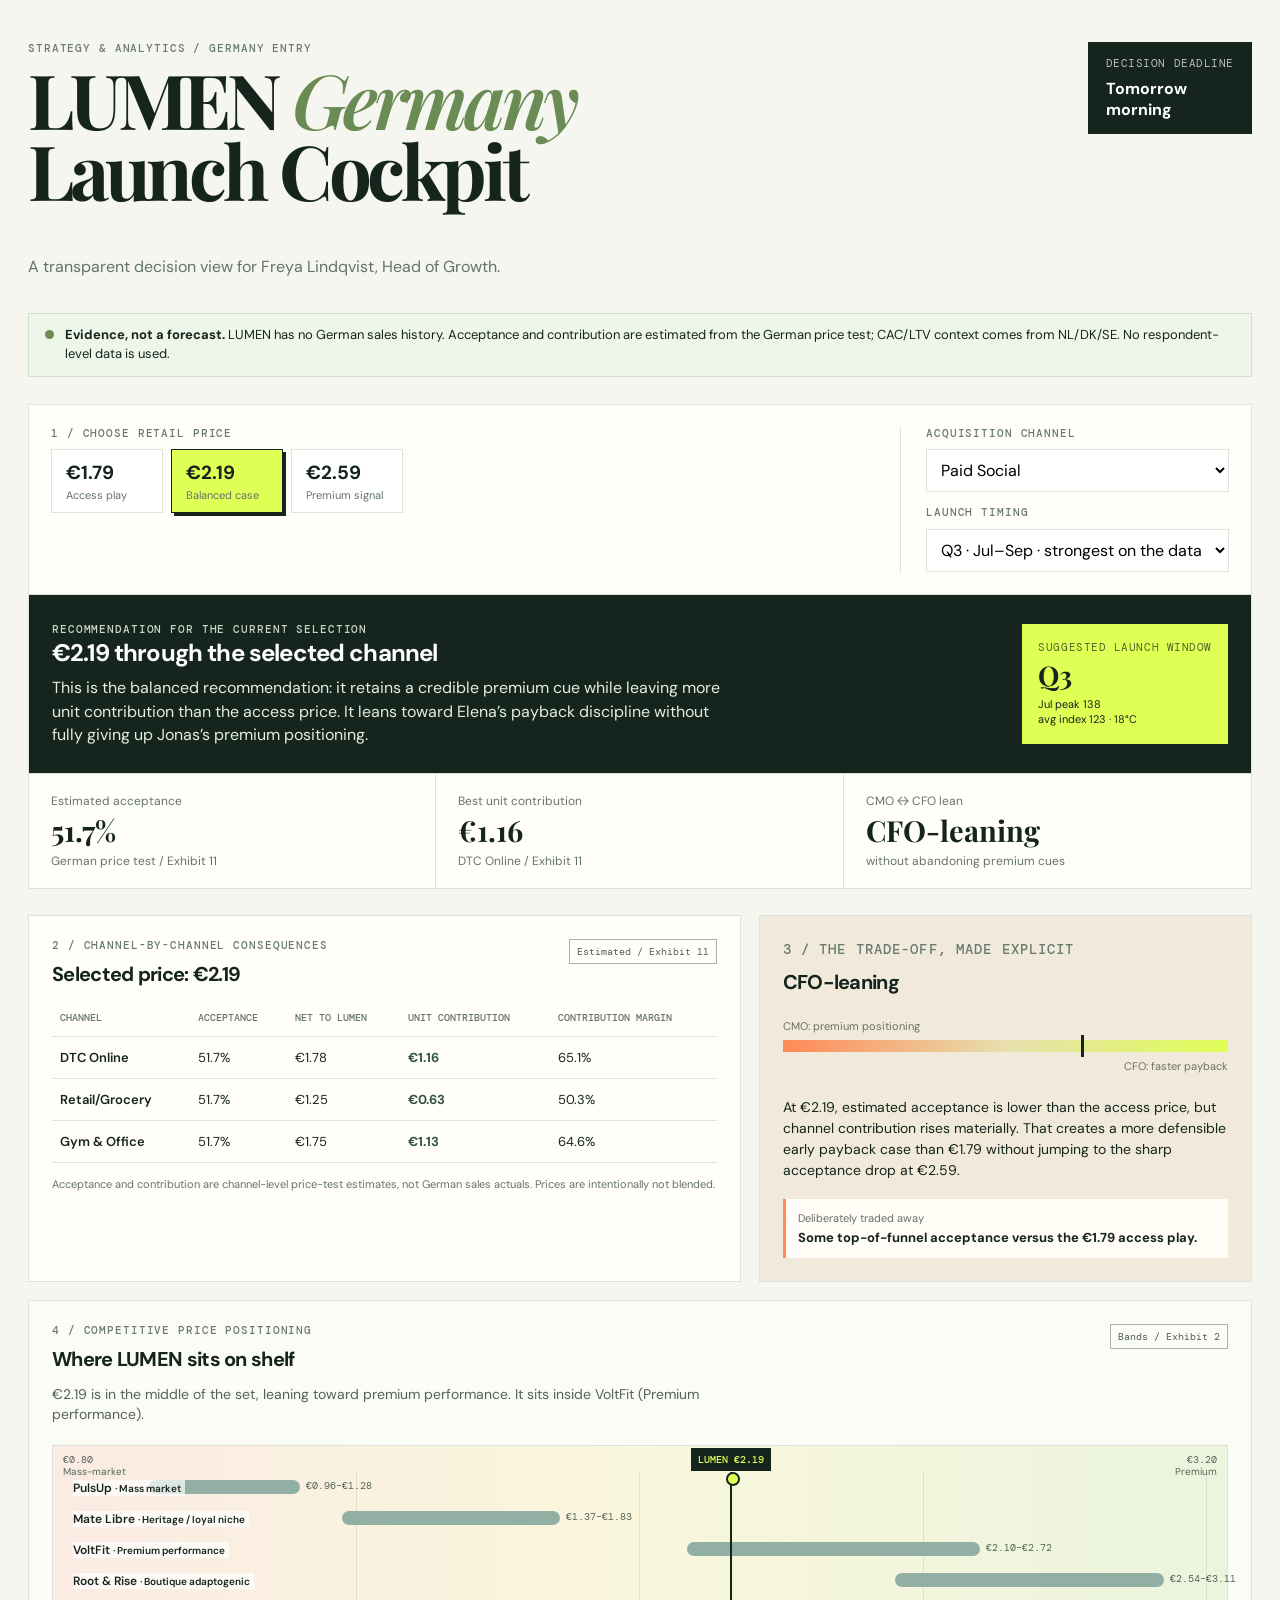
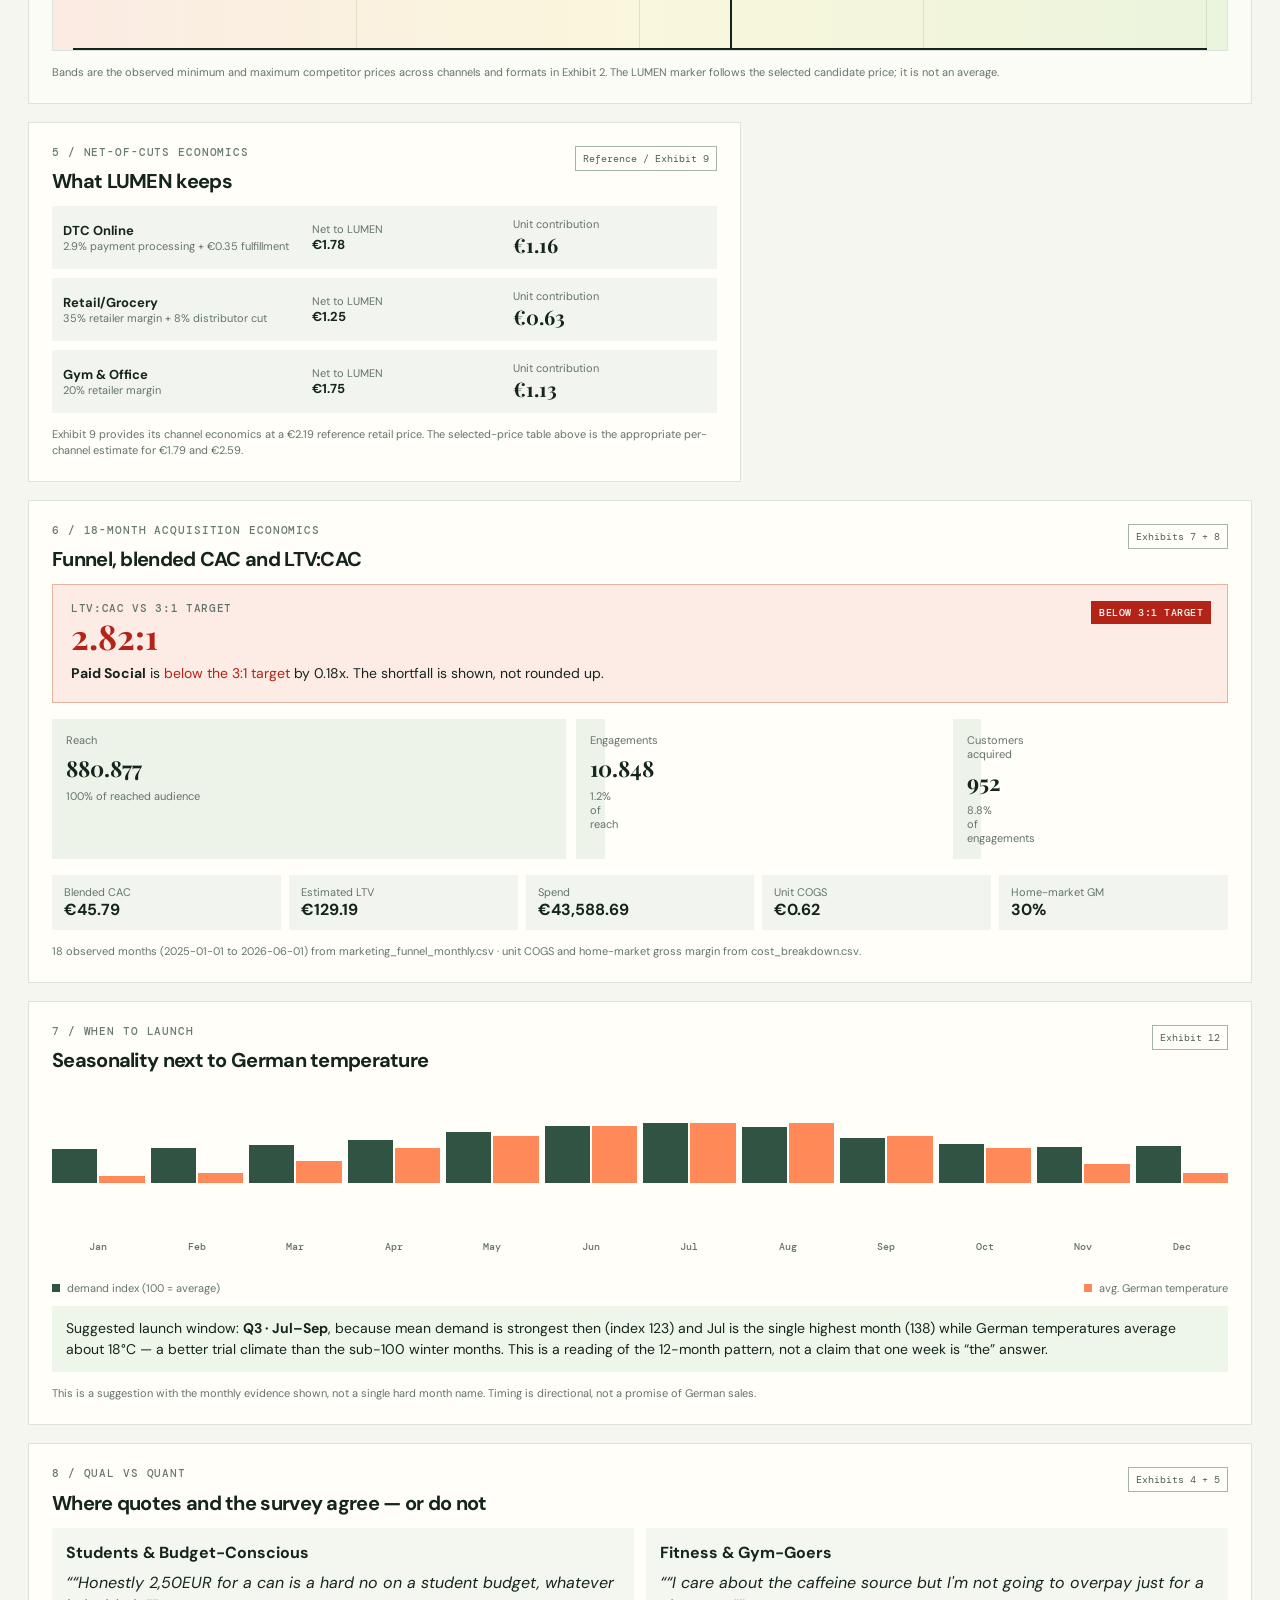
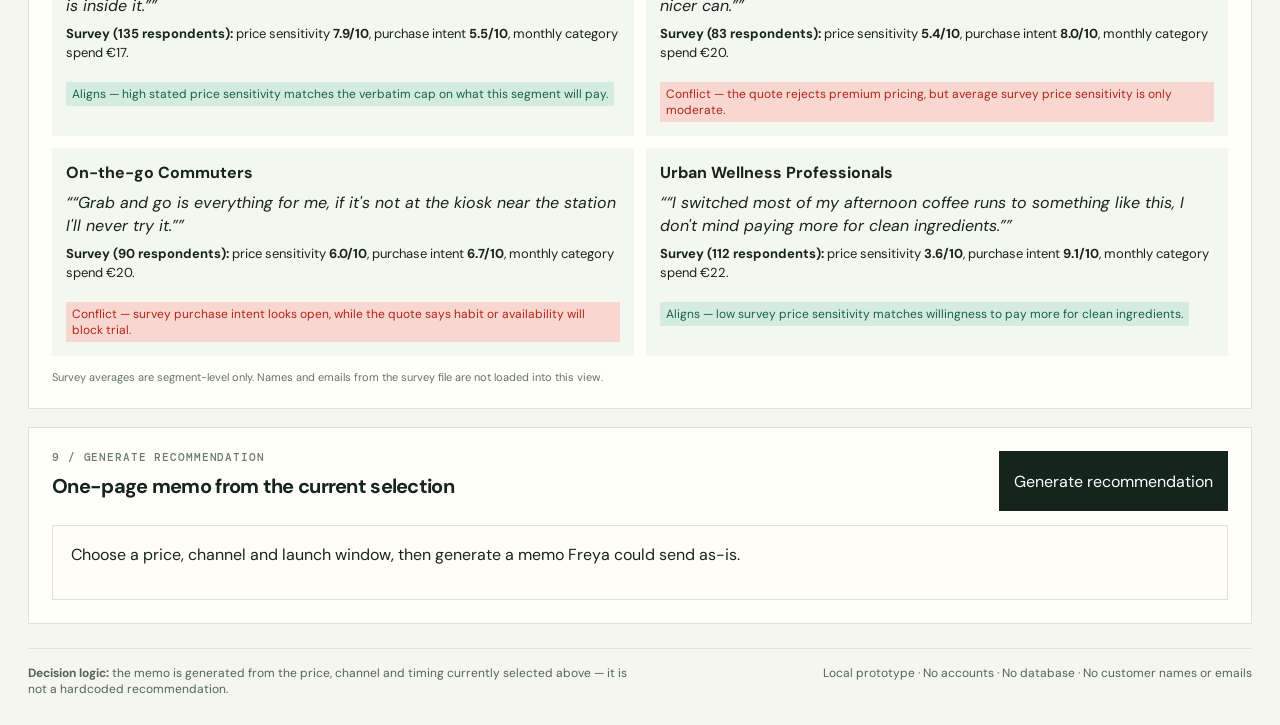
<file: index.html>
<!doctype html>
<html lang="en">
  <head>
    <meta charset="UTF-8" />
    <meta name="viewport" content="width=device-width, initial-scale=1.0" />
    <title>LUMEN Germany Launch Cockpit</title>
    <link rel="preconnect" href="https://fonts.googleapis.com" />
    <link rel="preconnect" href="https://fonts.gstatic.com" crossorigin />
    <link href="https://fonts.googleapis.com/css2?family=DM+Mono:wght@400;500&family=DM+Sans:opsz,wght@9..40,400;9..40,500;9..40,600;9..40,700&family=Playfair+Display:ital,wght@0,600;0,700;1,600&display=swap" rel="stylesheet" />
    <link rel="stylesheet" href="styles.css" />
  </head>
  <body>
    <main>
      <header class="hero">
        <div>
          <p class="eyebrow">Strategy &amp; Analytics / Germany entry</p>
          <h1>LUMEN <em>Germany</em><br />Launch Cockpit</h1>
          <p class="subtitle">A transparent decision view for Freya Lindqvist, Head of Growth.</p>
        </div>
        <div class="decision-badge"><span>Decision deadline</span><strong>Tomorrow<br />morning</strong></div>
      </header>

      <section class="notice" aria-label="Evidence caveat">
        <span class="notice-dot"></span>
        <p><strong>Evidence, not a forecast.</strong> LUMEN has no German sales history. Acceptance and contribution are estimated from the German price test; CAC/LTV context comes from NL/DK/SE. No respondent-level data is used.</p>
      </section>

      <section class="controls" aria-label="Decision controls">
        <div>
          <p class="section-label">1 / Choose retail price</p>
          <div class="price-picker" role="radiogroup" aria-label="Candidate launch price">
            <button class="price-option" data-price="1.79" role="radio" aria-checked="false"><strong>€1.79</strong><span>Access play</span></button>
            <button class="price-option active" data-price="2.19" role="radio" aria-checked="true"><strong>€2.19</strong><span>Balanced case</span></button>
            <button class="price-option" data-price="2.59" role="radio" aria-checked="false"><strong>€2.59</strong><span>Premium signal</span></button>
          </div>
        </div>
        <div class="control-summary decision-picks">
          <label for="channel-select">
            <p class="section-label">Acquisition channel</p>
            <select id="channel-select" disabled><option>Loading channel data…</option></select>
          </label>
          <label for="timing-select">
            <p class="section-label">Launch timing</p>
            <select id="timing-select" disabled><option>Loading seasonality…</option></select>
          </label>
        </div>
      </section>

      <section class="recommendation" aria-live="polite">
        <div>
          <p class="section-label">Recommendation for the current selection</p>
          <h2 id="recommendation-title">€2.19 through DTC Online + Gym &amp; Office</h2>
          <p id="recommendation-copy"></p>
        </div>
        <div class="launch-window">
          <span>Suggested launch window</span>
          <strong id="suggested-window">—</strong>
          <small id="suggested-window-detail">From Exhibit 12 monthly pattern</small>
        </div>
      </section>

      <section class="metrics" aria-label="Selected price headline metrics">
        <article><span>Estimated acceptance</span><strong id="acceptance">51.7%</strong><small>German price test / Exhibit 11</small></article>
        <article><span>Best unit contribution</span><strong id="best-contribution">€1.16</strong><small id="best-channel">DTC Online / Exhibit 11</small></article>
        <article><span>CMO ↔ CFO lean</span><strong id="stakeholder">CFO-leaning</strong><small id="stakeholder-note">without abandoning premium cues</small></article>
      </section>

      <section class="grid">
        <article class="panel channel-panel">
          <div class="panel-heading">
            <div><p class="section-label">2 / Channel-by-channel consequences</p><h2>Selected price: <span id="selected-price">€2.19</span></h2></div>
            <span class="source-tag">Estimated / Exhibit 11</span>
          </div>
          <div class="table-wrap">
            <table>
              <thead><tr><th>Channel</th><th>Acceptance</th><th>Net to LUMEN</th><th>Unit contribution</th><th>Contribution margin</th></tr></thead>
              <tbody id="price-test-rows"></tbody>
            </table>
          </div>
          <p class="footnote">Acceptance and contribution are channel-level price-test estimates, not German sales actuals. Prices are intentionally not blended.</p>
        </article>

        <article class="panel tradeoff-panel">
          <p class="section-label">3 / The trade-off, made explicit</p>
          <h2 id="tradeoff-heading">A margin-first, still-accessible launch</h2>
          <div class="balance" aria-label="CMO to CFO trade-off scale"><span>CMO: premium positioning</span><div class="track"><i id="balance-marker"></i></div><span>CFO: faster payback</span></div>
          <p id="tradeoff-copy"></p>
          <div class="give-up"><span>Deliberately traded away</span><strong id="give-up-copy"></strong></div>
        </article>

        <article class="panel positioning-panel">
          <div class="panel-heading">
            <div><p class="section-label">4 / Competitive price positioning</p><h2>Where LUMEN sits on shelf</h2></div>
            <span class="source-tag">Bands / Exhibit 2</span>
          </div>
          <p class="positioning-intro" id="positioning-intro"></p>
          <div class="positioning-scale" aria-label="Competitor price positioning chart">
            <div class="scale-label scale-left">€0.80<br /><span>Mass-market</span></div>
            <div class="scale-label scale-right">€3.20<br /><span>Premium</span></div>
            <div class="price-grid" id="positioning-chart"></div>
          </div>
          <p class="footnote">Bands are the observed minimum and maximum competitor prices across channels and formats in Exhibit 2. The LUMEN marker follows the selected candidate price; it is not an average.</p>
        </article>

        <article class="panel economics-panel">
          <div class="panel-heading">
            <div><p class="section-label">5 / Net-of-cuts economics</p><h2>What LUMEN keeps</h2></div>
            <span class="source-tag">Reference / Exhibit 9</span>
          </div>
          <div id="economics-cards" class="economics-cards"></div>
          <p class="footnote">Exhibit 9 provides its channel economics at a €2.19 reference retail price. The selected-price table above is the appropriate per-channel estimate for €1.79 and €2.59.</p>
        </article>

        <article class="panel funnel-panel">
          <div class="panel-heading">
            <div>
              <p class="section-label">6 / 18-month acquisition economics</p>
              <h2>Funnel, blended CAC and LTV:CAC</h2>
            </div>
            <span class="source-tag">Exhibits 7 + 8</span>
          </div>
          <div class="status-card" id="status-card">
            <p class="metric-label">LTV:CAC vs 3:1 target</p>
            <strong id="ratio">—</strong>
            <p id="ratio-detail" class="ratio-detail">Loading the 18-month channel history…</p>
            <span id="status-pill" class="status-pill">—</span>
          </div>
          <div class="funnel" aria-label="Reach, engagements, and conversions">
            <article class="funnel-step reach"><span>Reach</span><strong id="reach">—</strong><small>100% of reached audience</small></article>
            <article class="funnel-step engagement"><span>Engagements</span><strong id="engagements">—</strong><small id="engagement-rate">— of reach</small></article>
            <article class="funnel-step conversion"><span>Customers acquired</span><strong id="conversions">—</strong><small id="conversion-step-rate">— of engagements</small></article>
          </div>
          <div class="kpi-grid funnel-kpis">
            <article><span>Blended CAC</span><b id="cac">—</b></article>
            <article><span>Estimated LTV</span><b id="ltv">—</b></article>
            <article><span>Spend</span><b id="spend">—</b></article>
            <article><span>Unit COGS</span><b id="cogs">—</b></article>
            <article><span>Home-market GM</span><b id="gross-margin">—</b></article>
          </div>
          <p class="footnote" id="funnel-period">Source: marketing_funnel_monthly.csv (all observed months) and cost_breakdown.csv. Home-market history, not German sales.</p>
        </article>

        <article class="panel evidence-panel">
          <div class="panel-heading">
            <div>
              <p class="section-label">7 / When to launch</p>
              <h2>Seasonality next to German temperature</h2>
            </div>
            <span class="source-tag">Exhibit 12</span>
          </div>
          <div class="season-bars" id="seasonality-bars" aria-label="Monthly demand seasonality and average German temperature"></div>
          <p class="legend"><span><i class="demand"></i> demand index (100 = average)</span><span><i class="temp"></i> avg. German temperature</span></p>
          <p class="insight" id="seasonality-note">Loading monthly pattern…</p>
          <p class="footnote">This is a suggestion with the monthly evidence shown, not a single hard month name. Timing is directional, not a promise of German sales.</p>
        </article>

        <article class="panel tension-panel">
          <div class="panel-heading">
            <div>
              <p class="section-label">8 / Qual vs quant</p>
              <h2>Where quotes and the survey agree — or do not</h2>
            </div>
            <span class="source-tag">Exhibits 4 + 5</span>
          </div>
          <div class="tension-grid" id="tension-grid"></div>
          <p class="footnote">Survey averages are segment-level only. Names and emails from the survey file are not loaded into this view.</p>
        </article>
      </section>

      <section class="panel memo-panel">
        <div class="panel-heading">
          <div>
            <p class="section-label">9 / Generate recommendation</p>
            <h2>One-page memo from the current selection</h2>
          </div>
          <button id="memo-button" type="button">Generate recommendation</button>
        </div>
        <div id="memo-output" class="memo-output" aria-live="polite">
          <p>Choose a price, channel and launch window, then generate a memo Freya could send as-is.</p>
        </div>
      </section>

      <footer>
        <p id="footer-logic"><strong>Decision logic:</strong> the memo is generated from the price, channel and timing currently selected above — it is not a hardcoded recommendation.</p>
        <p>Local prototype · No accounts · No database · No customer names or emails</p>
      </footer>
    </main>
    <script src="app.js"></script>
  </body>
</html>
</file>
<file: styles.css>
:root { --ink:#15251d; --muted:#63736b; --line:#dbe3db; --paper:#f5f6ef; --panel:#fffef9; --lime:#dfff55; --orange:#ff8958; --blue:#b8e4da; }
* { box-sizing:border-box; }
body { margin:0; background:var(--paper); color:var(--ink); font-family:"DM Sans", sans-serif; }
main { max-width:1280px; margin:auto; padding:42px 28px 28px; }
.hero { display:flex; justify-content:space-between; align-items:flex-start; padding:0 0 36px; }
.eyebrow,.section-label { margin:0 0 9px; color:#697b71; font:500 11px/1.2 "DM Mono",monospace; letter-spacing:.08em; text-transform:uppercase; }
h1,h2,p { margin-top:0; } h1 { font:700 clamp(42px,6vw,76px)/.93 "Playfair Display",serif; letter-spacing:-.055em; } h1 em { color:#6b8b55; font-weight:600; } h2 { font-size:20px; letter-spacing:-.035em; margin-bottom:12px; } .subtitle { color:var(--muted); margin:0; }
.decision-badge { background:var(--ink); color:#fff; padding:14px 18px; min-width:145px; } .decision-badge span,.launch-window span { display:block; font:11px "DM Mono",monospace; text-transform:uppercase; letter-spacing:.05em; opacity:.7; margin-bottom:8px; } .decision-badge strong { font-size:16px; line-height:1.1; }
.notice { display:flex; gap:11px; align-items:flex-start; border:1px solid #cfe1c9; background:#edf6e9; padding:12px 16px; margin-bottom:27px; } .notice p { margin:0; font-size:13px; line-height:1.45; } .notice-dot { flex:none; margin-top:4px; width:9px; height:9px; border-radius:50%; background:#6b8b55; }
.controls,.recommendation { display:flex; justify-content:space-between; gap:25px; background:var(--panel); border:1px solid var(--line); padding:22px; } .controls { border-bottom:0; } .control-summary { padding-left:25px; border-left:1px solid var(--line); min-width:280px; } .control-summary strong,.control-summary span { display:block; } .control-summary strong { font-size:15px; } .control-summary span { font-size:13px; color:var(--muted); margin-top:5px; }
.price-picker { display:flex; gap:8px; } .price-option { cursor:pointer; border:1px solid var(--line); background:#fff; color:var(--ink); min-width:112px; padding:10px 14px; text-align:left; font-family:inherit; } .price-option strong,.price-option span { display:block; } .price-option strong { font-size:19px; } .price-option span { font-size:11px; color:var(--muted); margin-top:3px; } .price-option.active { border-color:var(--ink); background:var(--lime); box-shadow:3px 3px 0 var(--ink); }
.recommendation { background:var(--ink); color:white; align-items:center; padding:27px 23px; } .recommendation .section-label { color:#c9d5ca; } .recommendation h2 { font-size:24px; margin-bottom:8px; } .recommendation p { max-width:690px; margin:0; color:#e4ece2; line-height:1.45; } .launch-window { background:var(--lime); color:var(--ink); padding:16px; min-width:185px; } .launch-window strong,.launch-window small { display:block; } .launch-window strong { font:700 27px/1 "Playfair Display",serif; margin-bottom:8px; } .launch-window small { font-size:11px; line-height:1.4; }
.metrics { display:grid; grid-template-columns:repeat(3,1fr); border:1px solid var(--line); border-top:0; background:var(--panel); margin-bottom:26px; } .metrics article { padding:19px 22px; border-right:1px solid var(--line); } .metrics article:last-child { border:0; } .metrics span,.metrics small { display:block; color:var(--muted); font-size:12px; } .metrics strong { display:block; font:700 29px/1.1 "Playfair Display",serif; margin:6px 0; }
.grid { display:grid; grid-template-columns:1.3fr .9fr; gap:18px; } .panel { background:var(--panel); border:1px solid var(--line); padding:23px; } .panel-heading { display:flex; justify-content:space-between; gap:12px; } .source-tag { align-self:start; border:1px solid #a6b5a9; color:#516056; padding:5px 7px; font:10px "DM Mono",monospace; white-space:nowrap; }
table { width:100%; border-collapse:collapse; text-align:left; } th { color:var(--muted); font:500 10px "DM Mono",monospace; text-transform:uppercase; } th,td { padding:12px 8px; border-bottom:1px solid var(--line); } td { font-size:13px; } td:first-child { font-weight:600; } td strong { color:#315343; } .footnote { margin:14px 0 0; color:var(--muted); font-size:11px; line-height:1.4; }
.tradeoff-panel { background:#f1eadb; } .balance { margin:24px 0; display:grid; grid-template-columns:1fr; gap:7px; font-size:11px; color:#687069; } .balance span:last-child { text-align:right; } .track { height:12px; background:linear-gradient(90deg,var(--orange),#e7dfae,var(--lime)); position:relative; } .track i { position:absolute; top:-5px; width:3px; height:22px; background:var(--ink); left:var(--marker,64%); } .tradeoff-panel p { line-height:1.5; font-size:14px; } .give-up { background:#fffdf5; border-left:3px solid var(--orange); padding:12px; margin-top:18px; } .give-up span,.give-up strong { display:block; } .give-up span { color:var(--muted); font-size:11px; margin-bottom:4px; } .give-up strong { font-size:13px; }
.positioning-panel { grid-column:1 / -1; background:#fbfcf6; } .positioning-intro { max-width:690px; color:#536359; font-size:14px; line-height:1.45; margin-bottom:20px; } .positioning-scale { position:relative; padding:26px 20px 0; border:1px solid var(--line); background:linear-gradient(90deg,#fbebe3 0%,#f9f7dc 50%,#ebf4dd 100%); } .scale-label { position:absolute; top:8px; color:#57665c; font:10px/1.25 "DM Mono",monospace; } .scale-label span { font-family:"DM Sans",sans-serif; } .scale-left { left:10px; text-align:left; } .scale-right { right:10px; text-align:right; } .price-grid { position:relative; min-height:178px; border-bottom:2px solid var(--ink); background:repeating-linear-gradient(90deg,transparent 0,transparent calc(25% - 1px),rgba(21,37,29,.1) calc(25% - 1px),rgba(21,37,29,.1) 25%); } .competitor-row { height:31px; position:relative; } .competitor-name { position:absolute; left:0; top:8px; font-size:12px; font-weight:600; z-index:2; background:rgba(255,255,255,.7); padding-right:4px; } .price-band { position:absolute; top:8px; height:14px; min-width:15px; border-radius:100px; background:#91afa3; } .price-band::after { content:attr(data-range); position:absolute; left:calc(100% + 6px); top:-1px; white-space:nowrap; color:#536359; font:10px "DM Mono",monospace; } .lumen-marker { position:absolute; top:0; bottom:0; width:2px; background:var(--ink); z-index:3; transition:left .25s ease; } .lumen-marker::before { content:"LUMEN " attr(data-price); position:absolute; top:-24px; left:50%; transform:translateX(-50%); background:var(--ink); color:var(--lime); padding:5px 7px; white-space:nowrap; font:500 10px "DM Mono",monospace; } .lumen-marker::after { content:""; position:absolute; left:-4px; top:0; width:10px; height:10px; border-radius:50%; background:var(--lime); border:2px solid var(--ink); }
.economics-cards { display:grid; gap:9px; } .econ-card { display:grid; grid-template-columns:1.25fr 1fr 1fr; gap:8px; align-items:center; padding:11px; background:#f2f5ef; } .econ-card strong,.econ-card span { display:block; } .econ-card strong { font-size:13px; } .econ-card span { font-size:11px; color:var(--muted); } .econ-card b { text-align:right; font:700 20px "Playfair Display",serif; }
.seasonality { height:132px; display:flex; gap:5px; align-items:end; padding-top:15px; border-bottom:1px solid var(--ink); } .bar { flex:1; background:#b8d8c3; position:relative; min-height:8px; } .bar.peak { background:#6b8b55; } .bar span { position:absolute; bottom:-20px; width:100%; text-align:center; font:9px "DM Mono",monospace; color:var(--muted); } .legend { display:flex; justify-content:space-between; margin-top:28px; font-size:11px; color:var(--muted); } .legend i { display:inline-block; width:8px; height:8px; background:#6b8b55; margin-right:4px; }
.decision-picks { display:grid; gap:14px; min-width:280px; } .decision-picks select { width:100%; padding:9px 10px; border:1px solid var(--line); background:#fff; font:inherit; }
.funnel-panel,.evidence-panel,.tension-panel { grid-column:1 / -1; }
.status-card { position:relative; padding:16px 18px 18px; border:1px solid var(--line); margin-bottom:16px; background:#f7f8f2; } .status-card.below-target { background:#fdece6; border-color:#e7b1a1; } .status-card.above-target { background:#e8f4e4; border-color:#9cbf93; } .status-card .metric-label { margin:0 0 4px; color:var(--muted); font:500 11px "DM Mono",monospace; letter-spacing:.06em; text-transform:uppercase; } .status-card strong { font:700 34px/1 "Playfair Display",serif; } .status-card.below-target strong,.bad { color:#b42318; } .status-card.above-target strong { color:#176244; } .ratio-detail { max-width:720px; margin:8px 0 0; font-size:14px; line-height:1.45; } .status-pill { position:absolute; top:16px; right:16px; padding:5px 8px; font:500 10px "DM Mono",monospace; text-transform:uppercase; letter-spacing:.05em; } .below-target .status-pill { background:#b42318; color:#fff; } .above-target .status-pill { background:#176244; color:#fff; }
.funnel { display:grid; grid-template-columns:1.4fr 1fr .75fr; gap:10px; margin:8px 0 16px; } .funnel-step { padding:14px; background:#eef3ea; } .funnel-step span,.funnel-step small { display:block; color:var(--muted); font-size:11px; } .funnel-step strong { display:block; margin:6px 0; font:700 22px "Playfair Display",serif; } .funnel-step.engagement { width:var(--engagement-width,70%); } .funnel-step.conversion { width:var(--conversion-width,45%); }
.funnel-kpis { display:grid; grid-template-columns:repeat(5,1fr); gap:8px; } .funnel-kpis article { padding:10px 12px; background:#f2f5ef; } .funnel-kpis span { display:block; color:var(--muted); font-size:11px; } .funnel-kpis b { font-size:16px; }
.season-bars { height:160px; display:flex; align-items:end; gap:6px; margin:8px 0 6px; } .season-bars > div { display:grid; grid-template-columns:1fr 1fr; align-items:end; gap:2px; flex:1; height:130px; } .season-bars span { background:#315343; min-height:4px; } .season-bars i { display:block; background:#ff8958; min-height:4px; } .season-bars b { grid-column:span 2; text-align:center; font:10px "DM Mono",monospace; font-weight:500; color:var(--muted); } .legend .demand { background:#315343; } .legend .temp { background:#ff8958; } .insight { background:#edf6e9; padding:12px 14px; line-height:1.5; font-size:14px; }
.tension-grid { display:grid; grid-template-columns:1fr 1fr; gap:12px; } .tension-grid article { padding:14px; background:#f4f6f0; } .tension-grid q { display:block; margin:8px 0; font-style:italic; line-height:1.45; } .tension-grid p { font-size:13px; line-height:1.45; } .tension-grid mark { display:inline-block; margin-top:6px; padding:4px 6px; font-size:12px; background:#d4ebe0; color:#176244; } .tension-grid .conflict mark { background:#f8d7d0; color:#b42318; }
.memo-panel { margin-top:18px; } .memo-panel button { cursor:pointer; border:1px solid var(--ink); background:var(--ink); color:#fff; padding:10px 14px; font:inherit; } .memo-panel button:hover { background:#315343; } .memo-output { margin-top:14px; padding:18px; border:1px solid var(--line); background:#fffdf6; } .memo-output pre { white-space:pre-wrap; font:14px/1.55 "DM Sans",sans-serif; margin:0; } .word-count { margin:10px 0 0; color:var(--muted); font-size:11px; }
@media (max-width:800px) { .funnel,.funnel-kpis,.tension-grid { grid-template-columns:1fr; } .funnel-step.engagement,.funnel-step.conversion { width:100%; } }
footer { display:flex; justify-content:space-between; gap:24px; margin-top:24px; border-top:1px solid var(--line); padding-top:16px; color:#536359; font-size:12px; } footer p { margin:0; max-width:620px; }
@media (max-width:800px) { main { padding:25px 15px; } .hero,.controls,.recommendation,footer { flex-direction:column; } .control-summary { border-left:0; border-top:1px solid var(--line); padding:16px 0 0; min-width:0; } .grid { grid-template-columns:1fr; } .metrics { grid-template-columns:1fr; } .metrics article { border-right:0; border-bottom:1px solid var(--line); } .price-picker { width:100%; } .price-option { flex:1; min-width:0; padding:9px; } .table-wrap { overflow:auto; } table { min-width:610px; } }
</file>
